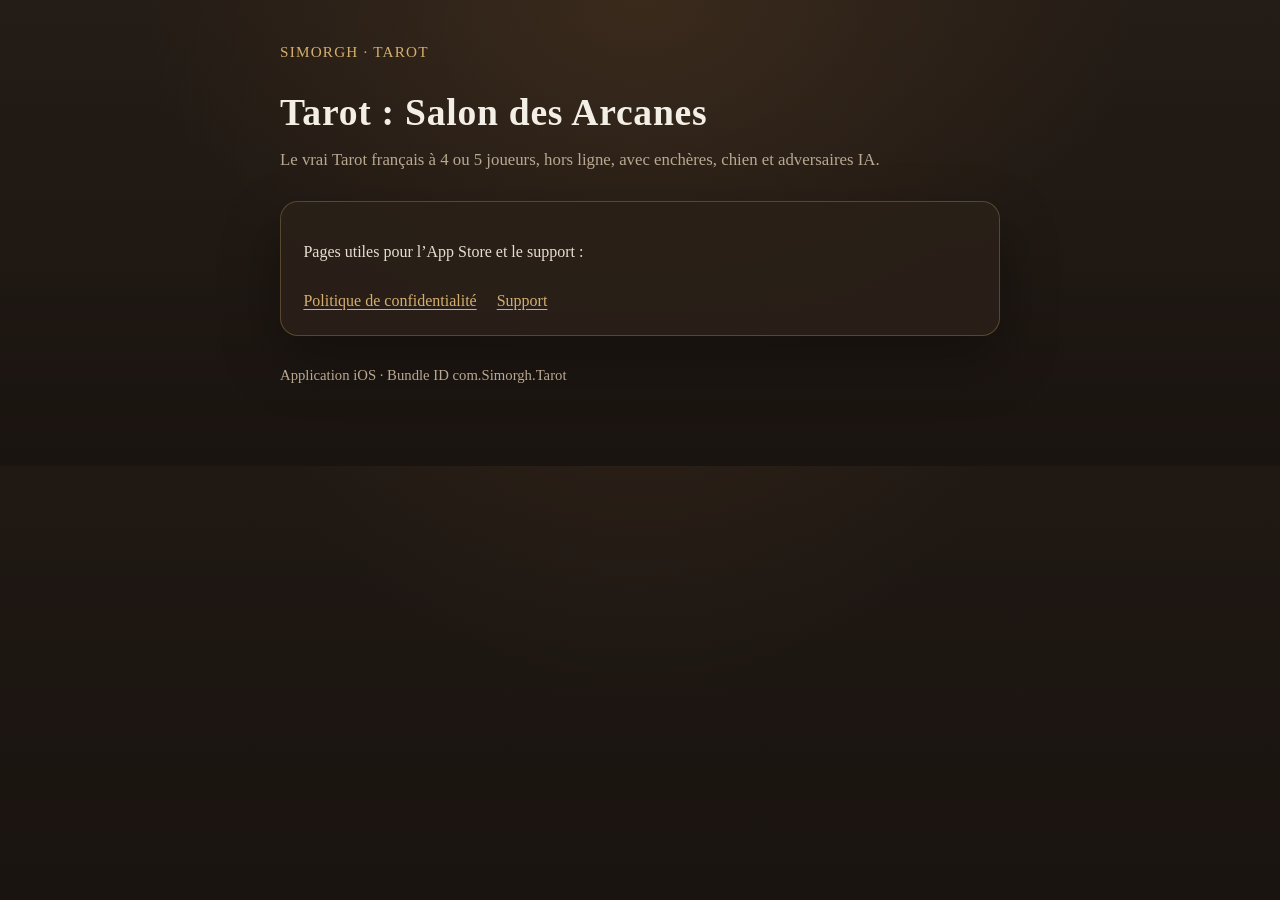
<file: index.html>
<!doctype html>
<html lang="fr">
<head>
  <meta charset="utf-8">
  <meta name="viewport" content="width=device-width, initial-scale=1">
  <meta name="theme-color" content="#1a1410">
  <meta name="description" content="Tarot : Salon des Arcanes — vrai Tarot français hors ligne sur iPhone et iPad.">
  <title>Tarot : Salon des Arcanes</title>
  <link rel="stylesheet" href="styles.css">
</head>
<body>
  <main class="wrap">
    <a class="brand" href="./">Simorgh · Tarot</a>
    <h1>Tarot : Salon des Arcanes</h1>
    <p class="lead">Le vrai Tarot français à 4 ou 5 joueurs, hors ligne, avec enchères, chien et adversaires IA.</p>
    <div class="card">
      <p>Pages utiles pour l’App Store et le support :</p>
      <nav class="links">
        <a href="privacy/">Politique de confidentialité</a>
        <a href="support/">Support</a>
      </nav>
    </div>
    <p class="meta">Application iOS · Bundle ID com.Simorgh.Tarot</p>
  </main>
</body>
</html>
</file>
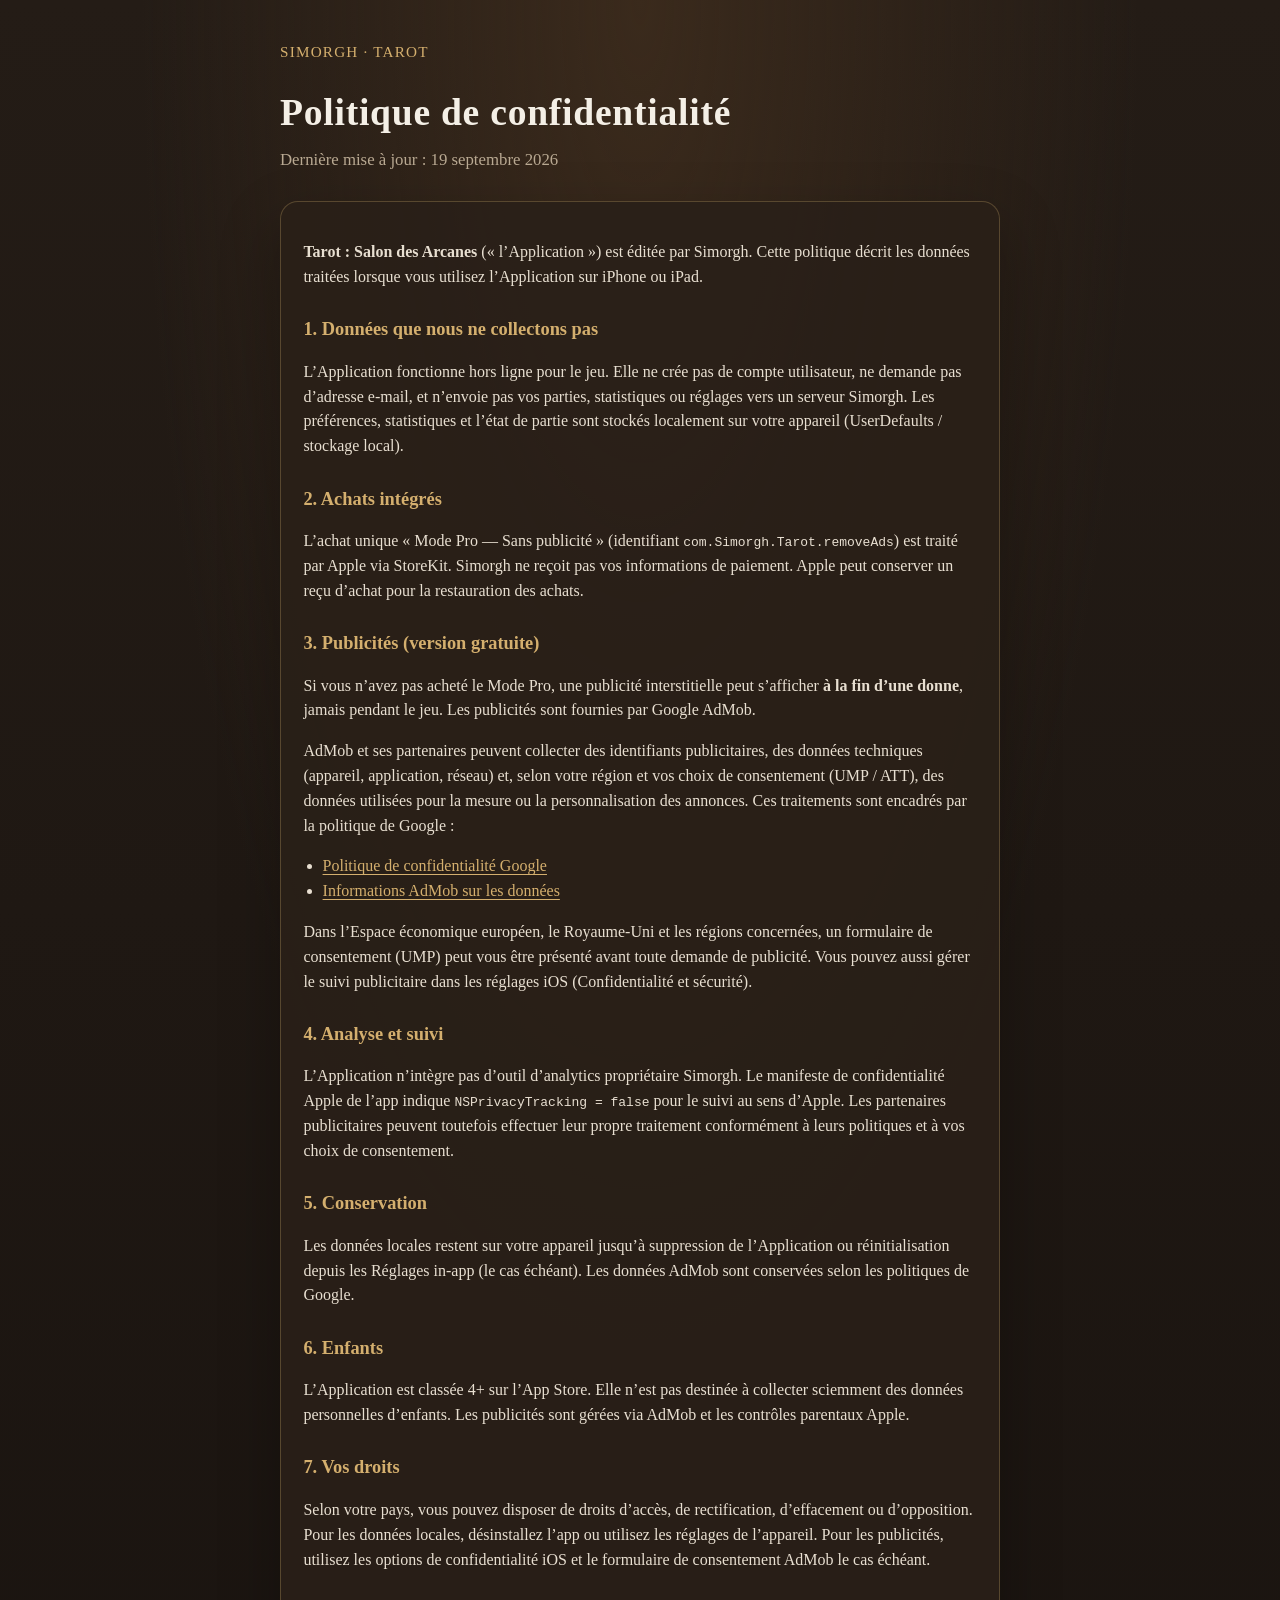
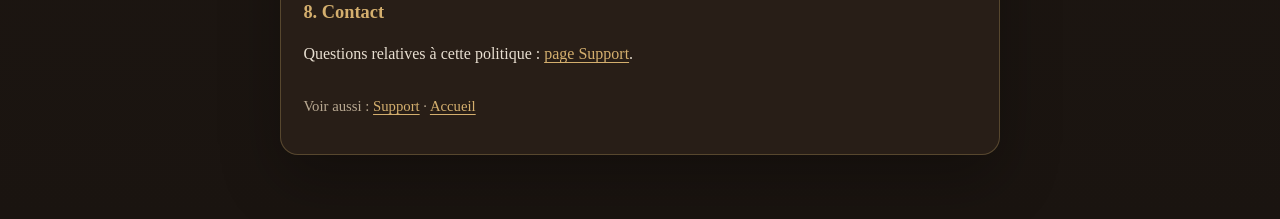
<file: privacy/index.html>
<!doctype html>
<html lang="fr">
<head>
  <meta charset="utf-8">
  <meta name="viewport" content="width=device-width, initial-scale=1">
  <meta name="theme-color" content="#1a1410">
  <meta name="description" content="Politique de confidentialité de Tarot : Salon des Arcanes.">
  <title>Confidentialité — Tarot : Salon des Arcanes</title>
  <link rel="stylesheet" href="../styles.css">
</head>
<body>
  <main class="wrap">
    <a class="brand" href="../">Simorgh · Tarot</a>
    <h1>Politique de confidentialité</h1>
    <p class="lead">Dernière mise à jour : 19 septembre 2026</p>
    <div class="card">
      <p>
        <strong>Tarot : Salon des Arcanes</strong> (« l’Application ») est éditée par Simorgh.
        Cette politique décrit les données traitées lorsque vous utilisez l’Application sur iPhone ou iPad.
      </p>

      <h2>1. Données que nous ne collectons pas</h2>
      <p>
        L’Application fonctionne hors ligne pour le jeu. Elle ne crée pas de compte utilisateur,
        ne demande pas d’adresse e-mail, et n’envoie pas vos parties, statistiques ou réglages
        vers un serveur Simorgh. Les préférences, statistiques et l’état de partie sont stockés
        localement sur votre appareil (UserDefaults / stockage local).
      </p>

      <h2>2. Achats intégrés</h2>
      <p>
        L’achat unique « Mode Pro — Sans publicité » (identifiant
        <code>com.Simorgh.Tarot.removeAds</code>) est traité par Apple via StoreKit.
        Simorgh ne reçoit pas vos informations de paiement. Apple peut conserver un reçu
        d’achat pour la restauration des achats.
      </p>

      <h2>3. Publicités (version gratuite)</h2>
      <p>
        Si vous n’avez pas acheté le Mode Pro, une publicité interstitielle peut s’afficher
        <strong>à la fin d’une donne</strong>, jamais pendant le jeu. Les publicités sont
        fournies par Google AdMob.
      </p>
      <p>
        AdMob et ses partenaires peuvent collecter des identifiants publicitaires, des données
        techniques (appareil, application, réseau) et, selon votre région et vos choix de
        consentement (UMP / ATT), des données utilisées pour la mesure ou la personnalisation
        des annonces. Ces traitements sont encadrés par la politique de Google&nbsp;:
      </p>
      <ul>
        <li><a href="https://policies.google.com/privacy" rel="noopener">Politique de confidentialité Google</a></li>
        <li><a href="https://support.google.com/admob/answer/6128543" rel="noopener">Informations AdMob sur les données</a></li>
      </ul>
      <p>
        Dans l’Espace économique européen, le Royaume-Uni et les régions concernées, un formulaire
        de consentement (UMP) peut vous être présenté avant toute demande de publicité.
        Vous pouvez aussi gérer le suivi publicitaire dans les réglages iOS (Confidentialité et sécurité).
      </p>

      <h2>4. Analyse et suivi</h2>
      <p>
        L’Application n’intègre pas d’outil d’analytics propriétaire Simorgh.
        Le manifeste de confidentialité Apple de l’app indique
        <code>NSPrivacyTracking = false</code> pour le suivi au sens d’Apple.
        Les partenaires publicitaires peuvent toutefois effectuer leur propre traitement
        conformément à leurs politiques et à vos choix de consentement.
      </p>

      <h2>5. Conservation</h2>
      <p>
        Les données locales restent sur votre appareil jusqu’à suppression de l’Application
        ou réinitialisation depuis les Réglages in-app (le cas échéant). Les données AdMob
        sont conservées selon les politiques de Google.
      </p>

      <h2>6. Enfants</h2>
      <p>
        L’Application est classée 4+ sur l’App Store. Elle n’est pas destinée à collecter
        sciemment des données personnelles d’enfants. Les publicités sont gérées via AdMob
        et les contrôles parentaux Apple.
      </p>

      <h2>7. Vos droits</h2>
      <p>
        Selon votre pays, vous pouvez disposer de droits d’accès, de rectification, d’effacement
        ou d’opposition. Pour les données locales, désinstallez l’app ou utilisez les réglages
        de l’appareil. Pour les publicités, utilisez les options de confidentialité iOS et le
        formulaire de consentement AdMob le cas échéant.
      </p>

      <h2>8. Contact</h2>
      <p>
        Questions relatives à cette politique&nbsp;:
        <a href="../support/">page Support</a>.
      </p>
      <p class="meta">
        Voir aussi&nbsp;: <a href="../support/">Support</a> · <a href="../">Accueil</a>
      </p>
    </div>
  </main>
</body>
</html>
</file>
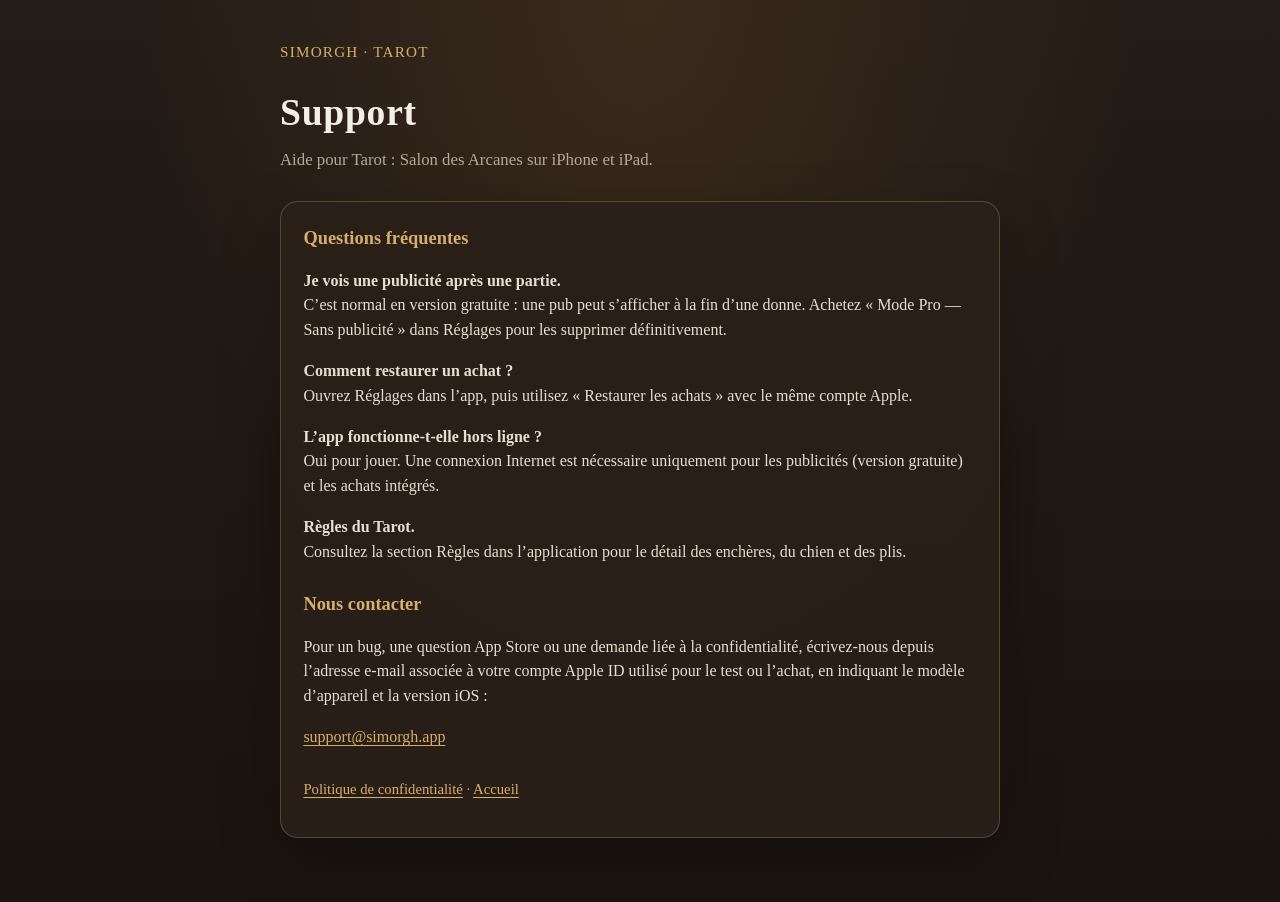
<file: support/index.html>
<!doctype html>
<html lang="fr">
<head>
  <meta charset="utf-8">
  <meta name="viewport" content="width=device-width, initial-scale=1">
  <meta name="theme-color" content="#1a1410">
  <meta name="description" content="Support pour Tarot : Salon des Arcanes.">
  <title>Support — Tarot : Salon des Arcanes</title>
  <link rel="stylesheet" href="../styles.css">
</head>
<body>
  <main class="wrap">
    <a class="brand" href="../">Simorgh · Tarot</a>
    <h1>Support</h1>
    <p class="lead">Aide pour Tarot : Salon des Arcanes sur iPhone et iPad.</p>
    <div class="card">
      <h2 style="margin-top:0">Questions fréquentes</h2>
      <p><strong>Je vois une publicité après une partie.</strong><br>
        C’est normal en version gratuite : une pub peut s’afficher à la fin d’une donne.
        Achetez « Mode Pro — Sans publicité » dans Réglages pour les supprimer définitivement.</p>
      <p><strong>Comment restaurer un achat&nbsp;?</strong><br>
        Ouvrez Réglages dans l’app, puis utilisez « Restaurer les achats » avec le même compte Apple.</p>
      <p><strong>L’app fonctionne-t-elle hors ligne&nbsp;?</strong><br>
        Oui pour jouer. Une connexion Internet est nécessaire uniquement pour les publicités
        (version gratuite) et les achats intégrés.</p>
      <p><strong>Règles du Tarot.</strong><br>
        Consultez la section Règles dans l’application pour le détail des enchères, du chien et des plis.</p>

      <h2>Nous contacter</h2>
      <p>
        Pour un bug, une question App Store ou une demande liée à la confidentialité,
        écrivez-nous depuis l’adresse e-mail associée à votre compte Apple ID utilisé pour
        le test ou l’achat, en indiquant le modèle d’appareil et la version iOS&nbsp;:
      </p>
      <p>
        <a href="mailto:support@simorgh.app?subject=Tarot%20Salon%20des%20Arcanes">support@simorgh.app</a>
      </p>
      <p class="meta">
        <a href="../privacy/">Politique de confidentialité</a> · <a href="../">Accueil</a>
      </p>
    </div>
  </main>
</body>
</html>
</file>
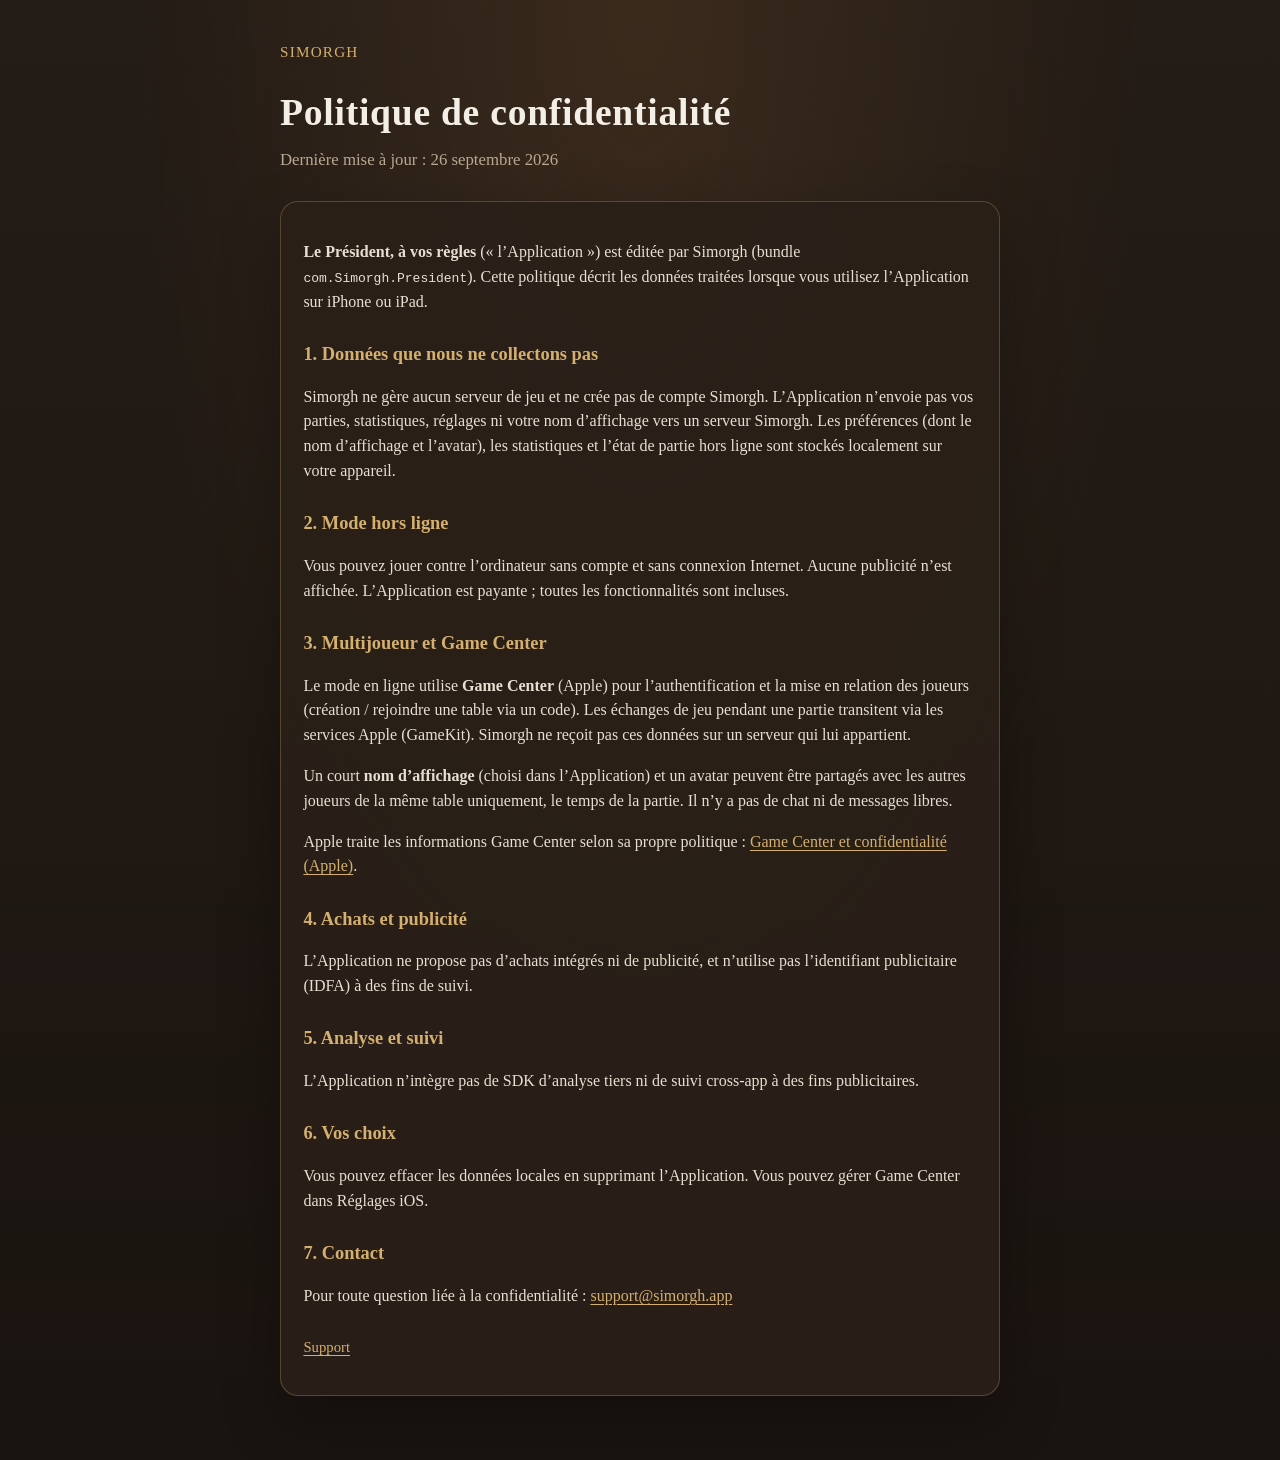
<file: president/privacy/index.html>
<!doctype html>
<html lang="fr">
<head>
  <meta charset="utf-8">
  <meta name="viewport" content="width=device-width, initial-scale=1">
  <meta name="theme-color" content="#0a2a22">
  <meta name="description" content="Politique de confidentialité de Le Président, à vos règles.">
  <title>Confidentialité — Le Président, à vos règles</title>
  <link rel="stylesheet" href="../../styles.css">
</head>
<body>
  <main class="wrap">
    <a class="brand" href="../../">Simorgh</a>
    <h1>Politique de confidentialité</h1>
    <p class="lead">Dernière mise à jour : 26 septembre 2026</p>
    <div class="card">
      <p>
        <strong>Le Président, à vos règles</strong> (« l’Application ») est éditée par Simorgh
        (bundle <code>com.Simorgh.President</code>). Cette politique décrit les données traitées
        lorsque vous utilisez l’Application sur iPhone ou iPad.
      </p>

      <h2>1. Données que nous ne collectons pas</h2>
      <p>
        Simorgh ne gère aucun serveur de jeu et ne crée pas de compte Simorgh.
        L’Application n’envoie pas vos parties, statistiques, réglages ni votre nom d’affichage
        vers un serveur Simorgh. Les préférences (dont le nom d’affichage et l’avatar),
        les statistiques et l’état de partie hors ligne sont stockés localement sur votre appareil.
      </p>

      <h2>2. Mode hors ligne</h2>
      <p>
        Vous pouvez jouer contre l’ordinateur sans compte et sans connexion Internet.
        Aucune publicité n’est affichée. L’Application est payante ; toutes les fonctionnalités
        sont incluses.
      </p>

      <h2>3. Multijoueur et Game Center</h2>
      <p>
        Le mode en ligne utilise <strong>Game Center</strong> (Apple) pour l’authentification
        et la mise en relation des joueurs (création / rejoindre une table via un code).
        Les échanges de jeu pendant une partie transitent via les services Apple (GameKit).
        Simorgh ne reçoit pas ces données sur un serveur qui lui appartient.
      </p>
      <p>
        Un court <strong>nom d’affichage</strong> (choisi dans l’Application) et un avatar
        peuvent être partagés avec les autres joueurs de la même table uniquement, le temps
        de la partie. Il n’y a pas de chat ni de messages libres.
      </p>
      <p>
        Apple traite les informations Game Center selon sa propre politique&nbsp;:
        <a href="https://www.apple.com/legal/privacy/data/fr/game-center/" rel="noopener">Game Center et confidentialité (Apple)</a>.
      </p>

      <h2>4. Achats et publicité</h2>
      <p>
        L’Application ne propose pas d’achats intégrés ni de publicité, et n’utilise pas
        l’identifiant publicitaire (IDFA) à des fins de suivi.
      </p>

      <h2>5. Analyse et suivi</h2>
      <p>
        L’Application n’intègre pas de SDK d’analyse tiers ni de suivi cross-app à des fins publicitaires.
      </p>

      <h2>6. Vos choix</h2>
      <p>
        Vous pouvez effacer les données locales en supprimant l’Application.
        Vous pouvez gérer Game Center dans Réglages iOS.
      </p>

      <h2>7. Contact</h2>
      <p>
        Pour toute question liée à la confidentialité&nbsp;:
        <a href="mailto:support@simorgh.app?subject=President%20confidentialite">support@simorgh.app</a>
      </p>
      <p class="meta">
        <a href="../support/">Support</a>
      </p>
    </div>
  </main>
</body>
</html>
</file>
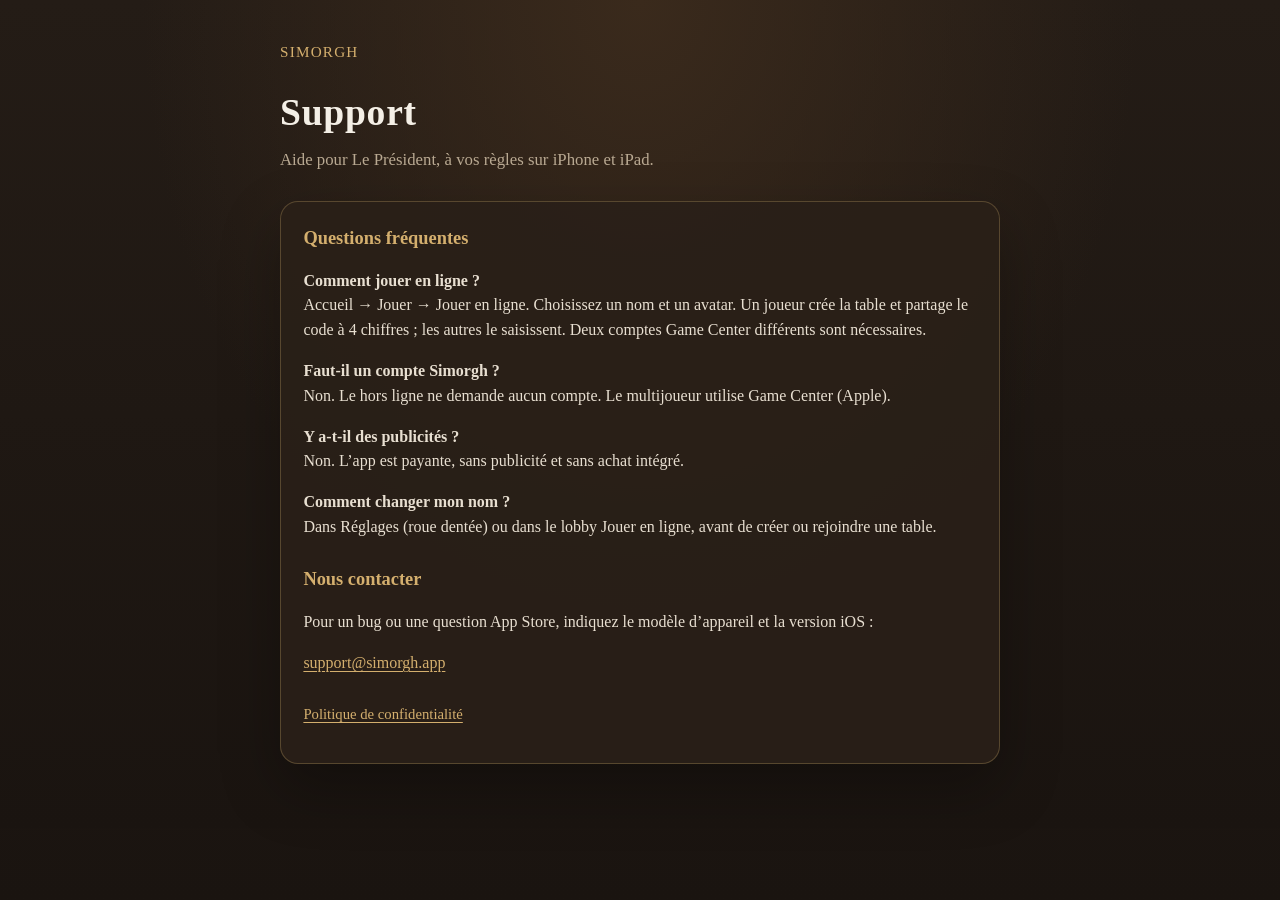
<file: president/support/index.html>
<!doctype html>
<html lang="fr">
<head>
  <meta charset="utf-8">
  <meta name="viewport" content="width=device-width, initial-scale=1">
  <meta name="theme-color" content="#0a2a22">
  <meta name="description" content="Support pour Le Président, à vos règles.">
  <title>Support — Le Président, à vos règles</title>
  <link rel="stylesheet" href="../../styles.css">
</head>
<body>
  <main class="wrap">
    <a class="brand" href="../../">Simorgh</a>
    <h1>Support</h1>
    <p class="lead">Aide pour Le Président, à vos règles sur iPhone et iPad.</p>
    <div class="card">
      <h2 style="margin-top:0">Questions fréquentes</h2>
      <p><strong>Comment jouer en ligne&nbsp;?</strong><br>
        Accueil → Jouer → Jouer en ligne. Choisissez un nom et un avatar.
        Un joueur crée la table et partage le code à 4 chiffres ; les autres le saisissent.
        Deux comptes Game Center différents sont nécessaires.</p>
      <p><strong>Faut-il un compte Simorgh&nbsp;?</strong><br>
        Non. Le hors ligne ne demande aucun compte. Le multijoueur utilise Game Center (Apple).</p>
      <p><strong>Y a-t-il des publicités&nbsp;?</strong><br>
        Non. L’app est payante, sans publicité et sans achat intégré.</p>
      <p><strong>Comment changer mon nom&nbsp;?</strong><br>
        Dans Réglages (roue dentée) ou dans le lobby Jouer en ligne, avant de créer ou rejoindre une table.</p>

      <h2>Nous contacter</h2>
      <p>
        Pour un bug ou une question App Store, indiquez le modèle d’appareil et la version iOS&nbsp;:
      </p>
      <p>
        <a href="mailto:support@simorgh.app?subject=President%20a%20vos%20regles">support@simorgh.app</a>
      </p>
      <p class="meta">
        <a href="../privacy/">Politique de confidentialité</a>
      </p>
    </div>
  </main>
</body>
</html>
</file>
<file: styles.css>
:root {
  --ink: #f4efe6;
  --muted: #b9a992;
  --bg: #1a1410;
  --bg2: #241c16;
  --panel: rgba(42, 32, 24, 0.92);
  --line: rgba(212, 175, 110, 0.28);
  --gold: #d4af6e;
  --gold-soft: rgba(212, 175, 110, 0.14);
  --max: 720px;
}
* { box-sizing: border-box; }
html, body {
  margin: 0;
  min-height: 100%;
  color: var(--ink);
  background:
    radial-gradient(ellipse at top, #3a2a1c 0%, transparent 55%),
    linear-gradient(180deg, var(--bg2), var(--bg));
  font-family: "Iowan Old Style", "Palatino Linotype", Palatino, Georgia, serif;
  line-height: 1.55;
}
a { color: var(--gold); text-decoration-thickness: 1px; text-underline-offset: 3px; }
a:hover { color: #f0d9a8; }
.wrap {
  width: min(100% - 2rem, var(--max));
  margin: 0 auto;
  padding: 2.5rem 0 4rem;
}
.brand {
  display: inline-block;
  margin-bottom: 1.25rem;
  font-size: 0.95rem;
  letter-spacing: 0.08em;
  text-transform: uppercase;
  color: var(--gold);
  text-decoration: none;
}
h1 {
  margin: 0 0 0.35rem;
  font-size: clamp(1.75rem, 4vw, 2.35rem);
  font-weight: 600;
  letter-spacing: 0.02em;
}
.lead {
  margin: 0 0 1.75rem;
  color: var(--muted);
  font-size: 1.05rem;
}
.card {
  background: var(--panel);
  border: 1px solid var(--line);
  border-radius: 18px;
  padding: 1.35rem 1.4rem;
  box-shadow: 0 24px 60px rgba(0,0,0,.28);
}
h2 {
  margin: 1.6rem 0 0.55rem;
  font-size: 1.15rem;
  color: var(--gold);
}
p, li { color: #e8dfd1; }
ul { padding-left: 1.2rem; }
.meta {
  margin-top: 1.75rem;
  font-size: 0.92rem;
  color: var(--muted);
}
nav.links {
  display: flex;
  flex-wrap: wrap;
  gap: 0.85rem 1.25rem;
  margin-top: 1.5rem;
}
</file>
